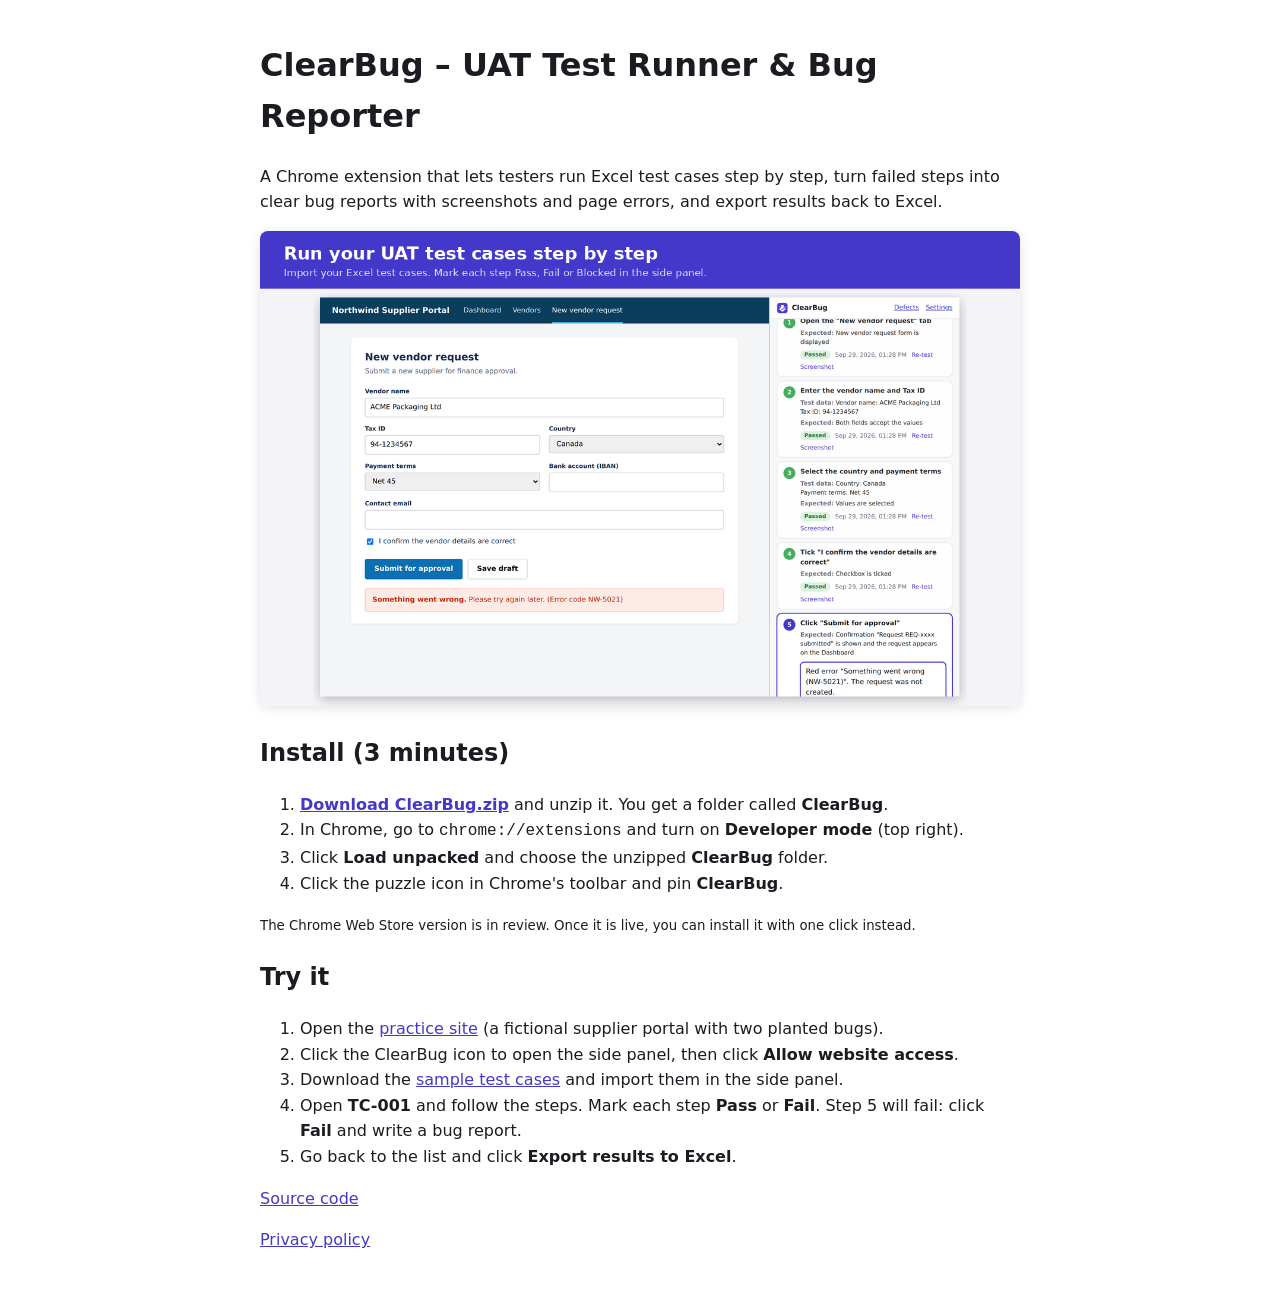
<file: docs/index.html>
<!doctype html>
<html lang="en"><head><meta charset="utf-8"><meta name="viewport" content="width=device-width, initial-scale=1">
<title>ClearBug</title>
<style>body{max-width:760px;margin:40px auto;padding:0 20px;font:16px/1.6 system-ui,-apple-system,"Segoe UI",sans-serif;color:#1b1b22}a{color:#4338ca}img{max-width:100%;border-radius:8px;box-shadow:0 2px 12px rgba(0,0,0,.12)}</style>
</head><body>
<h1>ClearBug – UAT Test Runner &amp; Bug Reporter</h1>
<p>A Chrome extension that lets testers run Excel test cases step by step, turn failed steps into clear bug reports with screenshots and page errors, and export results back to Excel.</p>
<img src="screenshot.png" alt="ClearBug running a test case next to a web page">
<h2>Install (3 minutes)</h2>
<ol>
<li><a href="ClearBug.zip"><b>Download ClearBug.zip</b></a> and unzip it. You get a folder called <b>ClearBug</b>.</li>
<li>In Chrome, go to <code>chrome://extensions</code> and turn on <b>Developer mode</b> (top right).</li>
<li>Click <b>Load unpacked</b> and choose the unzipped <b>ClearBug</b> folder.</li>
<li>Click the puzzle icon in Chrome's toolbar and pin <b>ClearBug</b>.</li>
</ol>
<p><small>The Chrome Web Store version is in review. Once it is live, you can install it with one click instead.</small></p>
<h2>Try it</h2>
<ol>
<li>Open the <a href="demo/vendor-portal.html">practice site</a> (a fictional supplier portal with two planted bugs).</li>
<li>Click the ClearBug icon to open the side panel, then click <b>Allow website access</b>.</li>
<li>Download the <a href="demo/sample-test-cases.xlsx">sample test cases</a> and import them in the side panel.</li>
<li>Open <b>TC-001</b> and follow the steps. Mark each step <b>Pass</b> or <b>Fail</b>. Step 5 will fail: click <b>Fail</b> and write a bug report.</li>
<li>Go back to the list and click <b>Export results to Excel</b>.</li>
</ol>
<p><a href="https://github.com/xfeng25/clearbug">Source code</a></p>
<p><a href="privacy.html">Privacy policy</a></p>
</body></html>
</file>
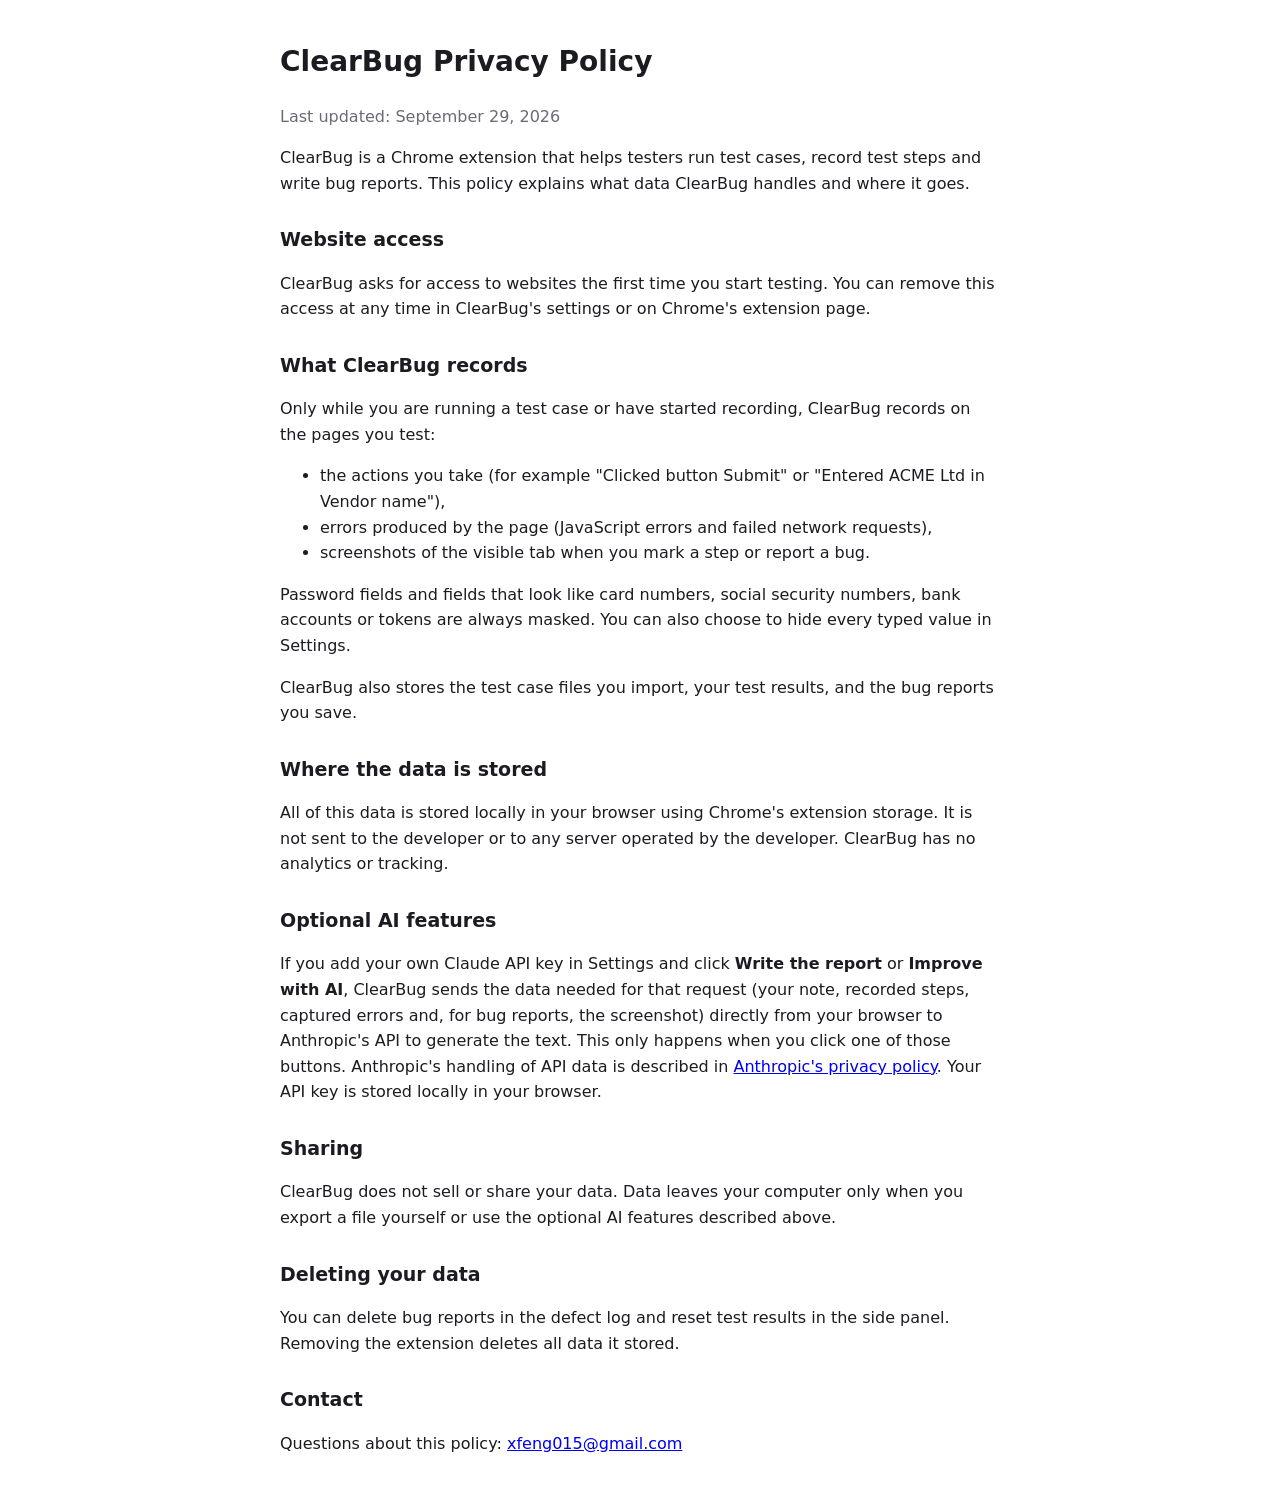
<file: docs/privacy.html>
<!doctype html>
<html lang="en">
<head>
  <meta charset="utf-8">
  <meta name="viewport" content="width=device-width, initial-scale=1">
  <title>ClearBug Privacy Policy</title>
  <style>
    body { max-width: 720px; margin: 40px auto; padding: 0 20px; font: 16px/1.6 system-ui, -apple-system, "Segoe UI", sans-serif; color: #1b1b22; }
    h1 { font-size: 28px; } h2 { font-size: 19px; margin-top: 28px; }
    .muted { color: #6b6b78; }
  </style>
</head>
<body>
  <h1>ClearBug Privacy Policy</h1>
  <p class="muted">Last updated: September 29, 2026</p>

  <p>ClearBug is a Chrome extension that helps testers run test cases, record test steps and write bug reports. This policy explains what data ClearBug handles and where it goes.</p>

  <h2>Website access</h2>
  <p>ClearBug asks for access to websites the first time you start testing. You can remove this access at any time in ClearBug's settings or on Chrome's extension page.</p>

  <h2>What ClearBug records</h2>
  <p>Only while you are running a test case or have started recording, ClearBug records on the pages you test:</p>
  <ul>
    <li>the actions you take (for example "Clicked button Submit" or "Entered ACME Ltd in Vendor name"),</li>
    <li>errors produced by the page (JavaScript errors and failed network requests),</li>
    <li>screenshots of the visible tab when you mark a step or report a bug.</li>
  </ul>
  <p>Password fields and fields that look like card numbers, social security numbers, bank accounts or tokens are always masked. You can also choose to hide every typed value in Settings.</p>
  <p>ClearBug also stores the test case files you import, your test results, and the bug reports you save.</p>

  <h2>Where the data is stored</h2>
  <p>All of this data is stored locally in your browser using Chrome's extension storage. It is not sent to the developer or to any server operated by the developer. ClearBug has no analytics or tracking.</p>

  <h2>Optional AI features</h2>
  <p>If you add your own Claude API key in Settings and click <b>Write the report</b> or <b>Improve with AI</b>, ClearBug sends the data needed for that request (your note, recorded steps, captured errors and, for bug reports, the screenshot) directly from your browser to Anthropic's API to generate the text. This only happens when you click one of those buttons. Anthropic's handling of API data is described in <a href="https://www.anthropic.com/legal/privacy">Anthropic's privacy policy</a>. Your API key is stored locally in your browser.</p>

  <h2>Sharing</h2>
  <p>ClearBug does not sell or share your data. Data leaves your computer only when you export a file yourself or use the optional AI features described above.</p>

  <h2>Deleting your data</h2>
  <p>You can delete bug reports in the defect log and reset test results in the side panel. Removing the extension deletes all data it stored.</p>

  <h2>Contact</h2>
  <p>Questions about this policy: <a href="mailto:xfeng015@gmail.com">xfeng015@gmail.com</a></p>
</body>
</html>
</file>
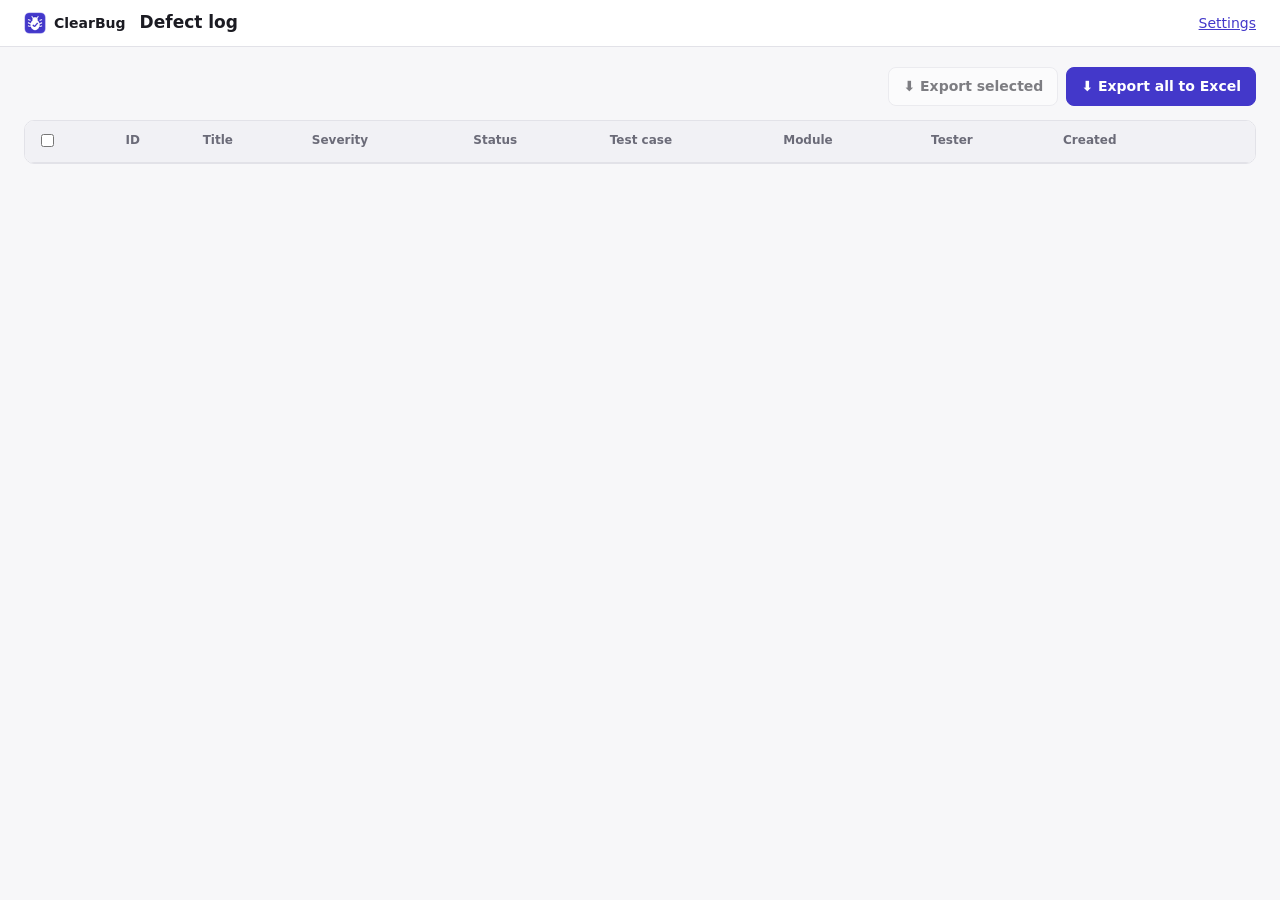
<file: extension/defects.html>
<!doctype html>
<html lang="en">
<head>
  <meta charset="utf-8">
  <meta name="viewport" content="width=device-width, initial-scale=1">
  <title>Defect log · ClearBug</title>
  <link rel="stylesheet" href="styles.css">
  <style>
    header.top { display: flex; align-items: center; justify-content: space-between; gap: 12px; padding: 12px 24px; background: var(--surface); border-bottom: 1px solid var(--border); }
    header.top .left { display: flex; align-items: center; gap: 14px; }
    header.top h1 { font-size: 17px; }
    main { max-width: 1300px; margin: 0 auto; padding: 20px 24px 60px; }
    .bar { display: flex; justify-content: space-between; align-items: center; gap: 12px; margin-bottom: 14px; flex-wrap: wrap; }
    .stats { display: flex; gap: 8px; flex-wrap: wrap; }
    .stat { background: var(--surface); border: 1px solid var(--border); border-radius: 8px; padding: 6px 12px; font-size: 13px; }
    .stat b { font-size: 16px; margin-right: 4px; }
    .table-wrap { overflow-x: auto; background: var(--surface); border: 1px solid var(--border); border-radius: var(--radius); }
    table { width: 100%; border-collapse: collapse; font-size: 13px; }
    th, td { text-align: left; padding: 10px 12px; border-bottom: 1px solid var(--border); vertical-align: top; }
    th { font-size: 12px; color: var(--muted); font-weight: 600; background: var(--surface-2); white-space: nowrap; }
    tr:last-child td { border-bottom: 0; }
    td.id a { font-weight: 700; text-decoration: none; white-space: nowrap; }
    td.title { min-width: 260px; }
    td select { padding: 4px 6px; font-size: 13px; width: auto; }
    .empty { padding: 50px 20px; text-align: center; color: var(--muted); }
    .empty ol { display: inline-block; text-align: left; margin: 10px 0 0; }
  </style>
</head>
<body>
  <header class="top">
    <div class="left">
      <div class="brand"><img src="icons/icon32.png" alt="">ClearBug</div>
      <h1>Defect log</h1>
    </div>
    <a href="options.html">Settings</a>
  </header>
  <main>
    <div class="bar">
      <div class="stats" id="stats"></div>
      <div style="display:flex;gap:8px;flex-wrap:wrap">
        <button id="export-sel" disabled>⬇ Export selected</button>
        <button class="primary" id="export">⬇ Export all to Excel</button>
      </div>
    </div>
    <div class="table-wrap">
      <table>
        <thead>
          <tr><th><input type="checkbox" id="all" title="Select all"></th><th>ID</th><th>Title</th><th>Severity</th><th>Status</th><th>Test case</th><th>Module</th><th>Tester</th><th>Created</th><th></th></tr>
        </thead>
        <tbody id="rows"></tbody>
      </table>
      <div class="empty hidden" id="empty">
        <b>No defects yet.</b>
        <ol>
          <li>Click the ClearBug button to open the side panel.</li>
          <li>Import your test cases and mark each step Pass or Fail.</li>
          <li>A failed step opens a bug report. You can also press Alt+Shift+B anytime.</li>
        </ol>
      </div>
    </div>
  </main>
  <script src="lib/exceljs.min.js"></script>
  <script type="module" src="defects.js"></script>
</body>
</html>
</file>
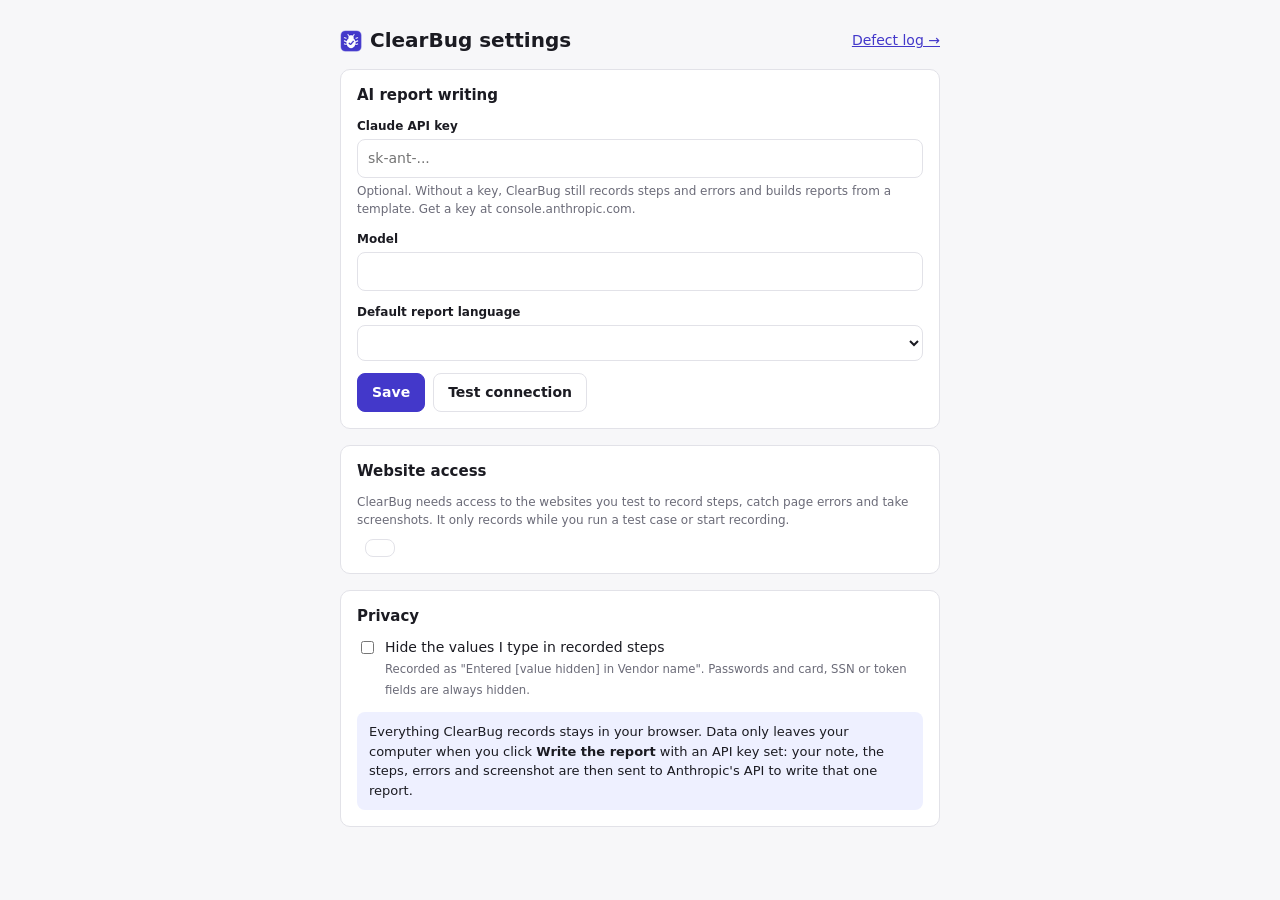
<file: extension/options.html>
<!doctype html>
<html lang="en">
<head>
  <meta charset="utf-8">
  <meta name="viewport" content="width=device-width, initial-scale=1">
  <title>Settings · ClearBug</title>
  <link rel="stylesheet" href="styles.css">
  <style>
    main { max-width: 640px; margin: 0 auto; padding: 28px 20px 60px; display: flex; flex-direction: column; gap: 16px; }
    .head { display: flex; align-items: center; justify-content: space-between; }
    .card h2 { margin-bottom: 12px; }
    .row { display: flex; gap: 8px; align-items: center; flex-wrap: wrap; }
    .check { display: flex; gap: 8px; align-items: flex-start; }
    .check input { margin-top: 4px; }
    #test-result { font-size: 13px; }
  </style>
</head>
<body>
  <main>
    <div class="head">
      <div class="brand"><img src="icons/icon32.png" alt=""><h1>ClearBug settings</h1></div>
      <a href="defects.html">Defect log →</a>
    </div>

    <section class="card">
      <h2>AI report writing</h2>
      <label class="field">
        <span>Claude API key</span>
        <input type="password" id="apiKey" placeholder="sk-ant-..." autocomplete="off">
        <small>Optional. Without a key, ClearBug still records steps and errors and builds reports from a template. Get a key at console.anthropic.com.</small>
      </label>
      <label class="field">
        <span>Model</span>
        <input type="text" id="model">
      </label>
      <label class="field">
        <span>Default report language</span>
        <select id="language"></select>
      </label>
      <div class="row">
        <button class="primary" id="save">Save</button>
        <button id="test">Test connection</button>
        <span id="test-result"></span>
      </div>
    </section>

    <section class="card">
      <h2>Website access</h2>
      <p class="muted small" style="margin:0 0 10px">ClearBug needs access to the websites you test to record steps, catch page errors and take screenshots. It only records while you run a test case or start recording.</p>
      <div class="row"><span id="access-state"></span><button id="access-btn"></button></div>
    </section>

    <section class="card">
      <h2>Privacy</h2>
      <label class="check">
        <input type="checkbox" id="maskInputs">
        <span>Hide the values I type in recorded steps<br><small class="muted">Recorded as "Entered [value hidden] in Vendor name". Passwords and card, SSN or token fields are always hidden.</small></span>
      </label>
      <div class="callout info" style="margin-top:12px">
        Everything ClearBug records stays in your browser. Data only leaves your computer when you click
        <b>Write the report</b> with an API key set: your note, the steps, errors and screenshot are then sent to Anthropic's API to write that one report.
      </div>
    </section>
  </main>
  <script type="module" src="options.js"></script>
</body>
</html>
</file>
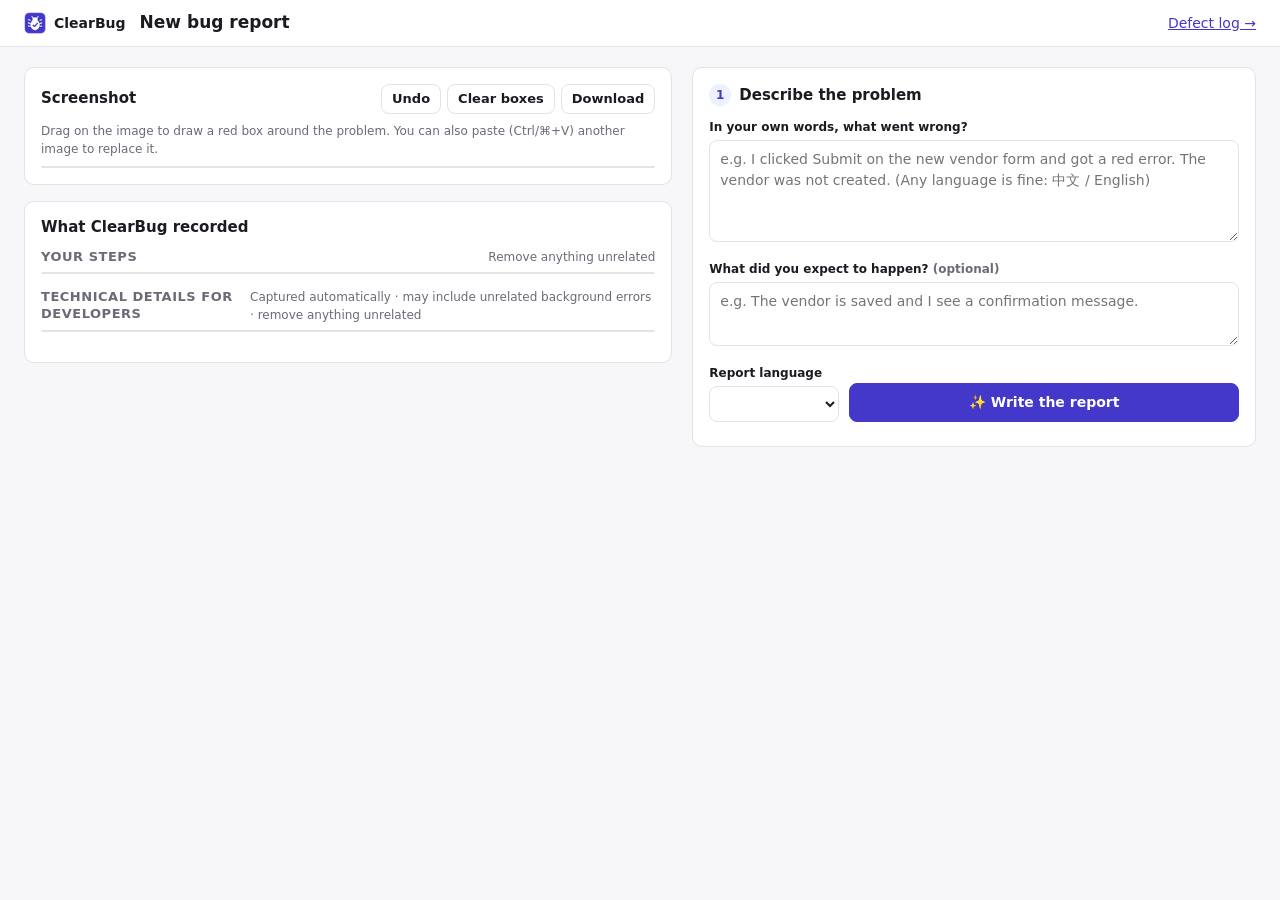
<file: extension/report.html>
<!doctype html>
<html lang="en">
<head>
  <meta charset="utf-8">
  <meta name="viewport" content="width=device-width, initial-scale=1">
  <title>Bug report · ClearBug</title>
  <link rel="stylesheet" href="styles.css">
  <style>
    header.top { display: flex; align-items: center; justify-content: space-between; gap: 12px; padding: 12px 24px; background: var(--surface); border-bottom: 1px solid var(--border); position: sticky; top: 0; z-index: 10; }
    header.top .left { display: flex; align-items: center; gap: 14px; }
    header.top h1 { font-size: 17px; }
    main { display: grid; grid-template-columns: minmax(0, 1.15fr) minmax(360px, 1fr); gap: 20px; padding: 20px 24px 60px; max-width: 1500px; margin: 0 auto; }
    @media (max-width: 960px) { main { grid-template-columns: 1fr; padding: 16px; } }
    .col { display: flex; flex-direction: column; gap: 16px; min-width: 0; }
    .card h2 { margin-bottom: 12px; display: flex; align-items: center; gap: 8px; }
    .num { display: inline-grid; place-items: center; width: 22px; height: 22px; border-radius: 50%; background: var(--primary-soft); color: var(--primary); font-size: 12px; }

    .shot-wrap { position: relative; border: 1px solid var(--border); border-radius: 8px; overflow: hidden; background: var(--surface-2); }
    canvas#shot { display: block; width: 100%; height: auto; cursor: crosshair; touch-action: none; }
    .shot-empty { padding: 50px 20px; text-align: center; color: var(--muted); }
    .toolbar { display: flex; align-items: center; justify-content: space-between; gap: 8px; margin-bottom: 8px; flex-wrap: wrap; }
    .toolbar .btns { display: flex; gap: 6px; }
    .toolbar button { padding: 4px 10px; font-size: 13px; }

    ul.ctx { list-style: none; margin: 0 0 14px; padding: 0; border: 1px solid var(--border); border-radius: 8px; max-height: 280px; overflow: auto; }
    ul.ctx li { display: flex; align-items: flex-start; gap: 8px; padding: 6px 8px 6px 10px; border-bottom: 1px solid var(--border); font-size: 13px; }
    ul.ctx li:last-child { border-bottom: 0; }
    ul.ctx li .n { color: var(--muted); min-width: 20px; font-variant-numeric: tabular-nums; }
    ul.ctx li .t { flex: 1; overflow-wrap: anywhere; }
    ul.ctx li.err .t { color: var(--danger); font-family: ui-monospace, Menlo, Consolas, monospace; font-size: 12px; }
    ul.ctx li.empty { color: var(--muted); }
    .ctx-head { display: flex; justify-content: space-between; align-items: baseline; margin-bottom: 6px; }

    .grid2 { display: grid; grid-template-columns: 1fr 150px; gap: 10px; }
    #steps { font-family: inherit; min-height: 140px; }
    .actions { display: flex; flex-wrap: wrap; gap: 8px; margin-top: 4px; }
    .actions button { flex: 1 1 auto; }
    .meta { font-size: 12px; color: var(--muted); display: grid; grid-template-columns: auto 1fr; gap: 2px 10px; }
    .meta b { font-weight: 600; color: var(--text); }
    .meta span { overflow-wrap: anywhere; }
    .ai-note { font-size: 12px; color: var(--muted); margin: -4px 0 12px; }
    #missing { margin-bottom: 12px; }
    .gen-row { display: flex; gap: 10px; align-items: flex-end; }
    .gen-row label.field { flex: 0 0 130px; margin-bottom: 0; }
    .gen-row button { flex: 1; }
    #print-view { display: none; }
    @media print {
      body { background: #fff; color: #000; }
      body > *:not(#print-view) { display: none !important; }
      #print-view { display: block; font-size: 12px; color: #000; }
      #print-view h1 { font-size: 18px; margin: 0 0 4px; }
      #print-view .pid { color: #555; font-weight: 700; }
      #print-view table.m { border-collapse: collapse; margin: 10px 0 14px; width: 100%; }
      #print-view table.m td { border: 1px solid #ccc; padding: 4px 8px; vertical-align: top; }
      #print-view table.m td:first-child { width: 130px; font-weight: 600; background: #f4f4f6; }
      #print-view h2 { font-size: 13px; margin: 14px 0 4px; }
      #print-view ol { margin: 0; padding-left: 20px; }
      #print-view p { margin: 0; white-space: pre-wrap; }
      #print-view .err { font-family: ui-monospace, Menlo, Consolas, monospace; font-size: 11px; color: #a1261b; }
      #print-view img { max-width: 100%; border: 1px solid #ccc; margin-top: 6px; page-break-inside: avoid; }
      #print-view .foot { margin-top: 14px; color: #777; font-size: 10px; }
    }
  </style>
</head>
<body>
  <header class="top">
    <div class="left">
      <div class="brand"><img src="icons/icon32.png" alt="">ClearBug</div>
      <h1 id="heading">New bug report</h1>
      <span id="saved-badge" class="hidden"></span>
    </div>
    <a href="defects.html">Defect log →</a>
  </header>

  <main>
    <div class="col">
      <section class="card">
        <div class="toolbar">
          <h2 style="margin:0">Screenshot</h2>
          <div class="btns">
            <button id="undo" title="Remove last box">Undo</button>
            <button id="clear-boxes">Clear boxes</button>
            <button id="dl-shot">Download</button>
          </div>
        </div>
        <p class="muted small" style="margin:0 0 8px">Drag on the image to draw a red box around the problem. You can also paste (Ctrl/⌘+V) another image to replace it.</p>
        <div class="shot-wrap">
          <canvas id="shot" class="hidden"></canvas>
          <div id="shot-empty" class="shot-empty hidden">No screenshot. Chrome doesn't allow captures on some pages.<br>Paste an image here with Ctrl/⌘+V.</div>
        </div>
      </section>

      <section class="card">
        <h2>What ClearBug recorded</h2>
        <div class="ctx-head"><h3>Your steps</h3><span class="muted small">Remove anything unrelated</span></div>
        <ul class="ctx" id="rec-steps"></ul>
        <div class="ctx-head"><h3>Technical details for developers</h3><span class="muted small">Captured automatically · may include unrelated background errors · remove anything unrelated</span></div>
        <ul class="ctx" id="rec-errors"></ul>
        <div class="meta" id="meta"></div>
      </section>
    </div>

    <div class="col">
      <section class="card">
        <h2><span class="num">1</span>Describe the problem</h2>
        <div id="tc-link" class="callout info hidden" style="margin-bottom:12px"></div>
        <label class="field">
          <span>In your own words, what went wrong?</span>
          <textarea id="description" rows="4" placeholder="e.g. I clicked Submit on the new vendor form and got a red error. The vendor was not created. (Any language is fine: 中文 / English)"></textarea>
        </label>
        <label class="field">
          <span>What did you expect to happen? <span class="muted">(optional)</span></span>
          <textarea id="expected-input" rows="2" placeholder="e.g. The vendor is saved and I see a confirmation message."></textarea>
        </label>
        <div class="gen-row">
          <label class="field"><span>Report language</span><select id="language"></select></label>
          <button class="primary" id="generate">✨ Write the report</button>
        </div>
        <p class="muted small" id="gen-hint" style="margin:8px 0 0"></p>
        <div id="gen-error" class="callout error hidden" style="margin-top:10px"></div>
      </section>

      <section class="card hidden" id="report-card">
        <h2><span class="num">2</span>Review and save</h2>
        <p class="ai-note" id="ai-note"></p>
        <div id="missing" class="callout warn hidden"></div>
        <label class="field"><span>Title</span><input type="text" id="title"></label>
        <div class="grid2">
          <label class="field"><span>Why this severity</span><input type="text" id="severity-reason"></label>
          <label class="field"><span>Severity</span><select id="severity"></select></label>
        </div>
        <label class="field"><span>Steps to reproduce</span><textarea id="steps" rows="7"></textarea><small>One step per line.</small></label>
        <label class="field"><span>Expected result</span><textarea id="expected" rows="2"></textarea></label>
        <label class="field"><span>Actual result</span><textarea id="actual" rows="3"></textarea></label>
        <div class="actions">
          <button class="primary" id="save">Save to defect log</button>
          <button class="primary hidden" id="save-back">Save & back to testing</button>
        </div>
        <h3 style="margin:16px 0 8px">Share this bug</h3>
        <div class="actions">
          <button id="export-pdf">⬇ PDF</button>
          <button id="export-xlsx">⬇ Excel</button>
          <button id="copy">Copy text</button>
        </div>
        <p class="muted small" style="margin:8px 0 0">PDF and Excel include the report and the screenshot in one file. "Copy text" is for pasting into Jira, Teams or email.</p>
      </section>
    </div>
  </main>

  <!-- Only visible when printing / saving as PDF -->
  <div id="print-view"></div>

  <script src="lib/exceljs.min.js"></script>
  <script type="module" src="report.js"></script>
</body>
</html>
</file>
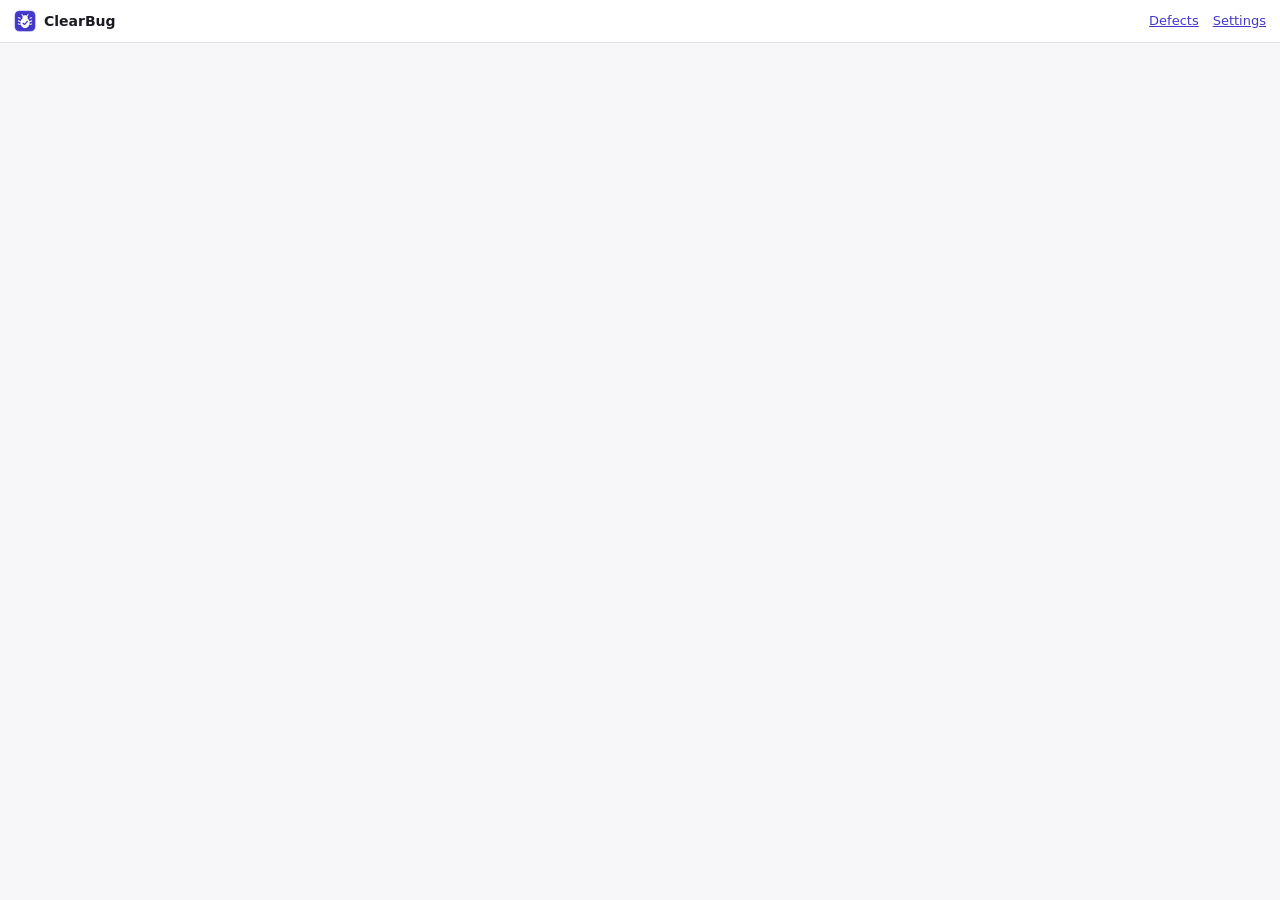
<file: extension/sidepanel.html>
<!doctype html>
<html lang="en">
<head>
  <meta charset="utf-8">
  <meta name="viewport" content="width=device-width, initial-scale=1">
  <title>ClearBug</title>
  <link rel="stylesheet" href="styles.css">
  <link rel="stylesheet" href="sidepanel.css">
</head>
<body>
  <header class="sp-head">
    <div class="brand"><img src="icons/icon32.png" alt="">ClearBug</div>
    <nav>
      <a href="defects.html" target="_blank" id="nav-defects">Defects</a>
      <a href="#" id="nav-settings">Settings</a>
    </nav>
  </header>

  <div id="recbar" class="recbar hidden">
    <span class="rec-dot"></span>
    <span id="rec-text">Recording your test steps</span>
    <button class="link" data-action="stop-recording">Stop</button>
  </div>

  <div id="access" class="access hidden"></div>
  <main id="app"></main>

  <input type="file" id="file" accept=".xlsx,.csv,.tsv,.txt" hidden>
  <script src="lib/exceljs.min.js"></script>
  <script type="module" src="sidepanel.js"></script>
</body>
</html>
</file>
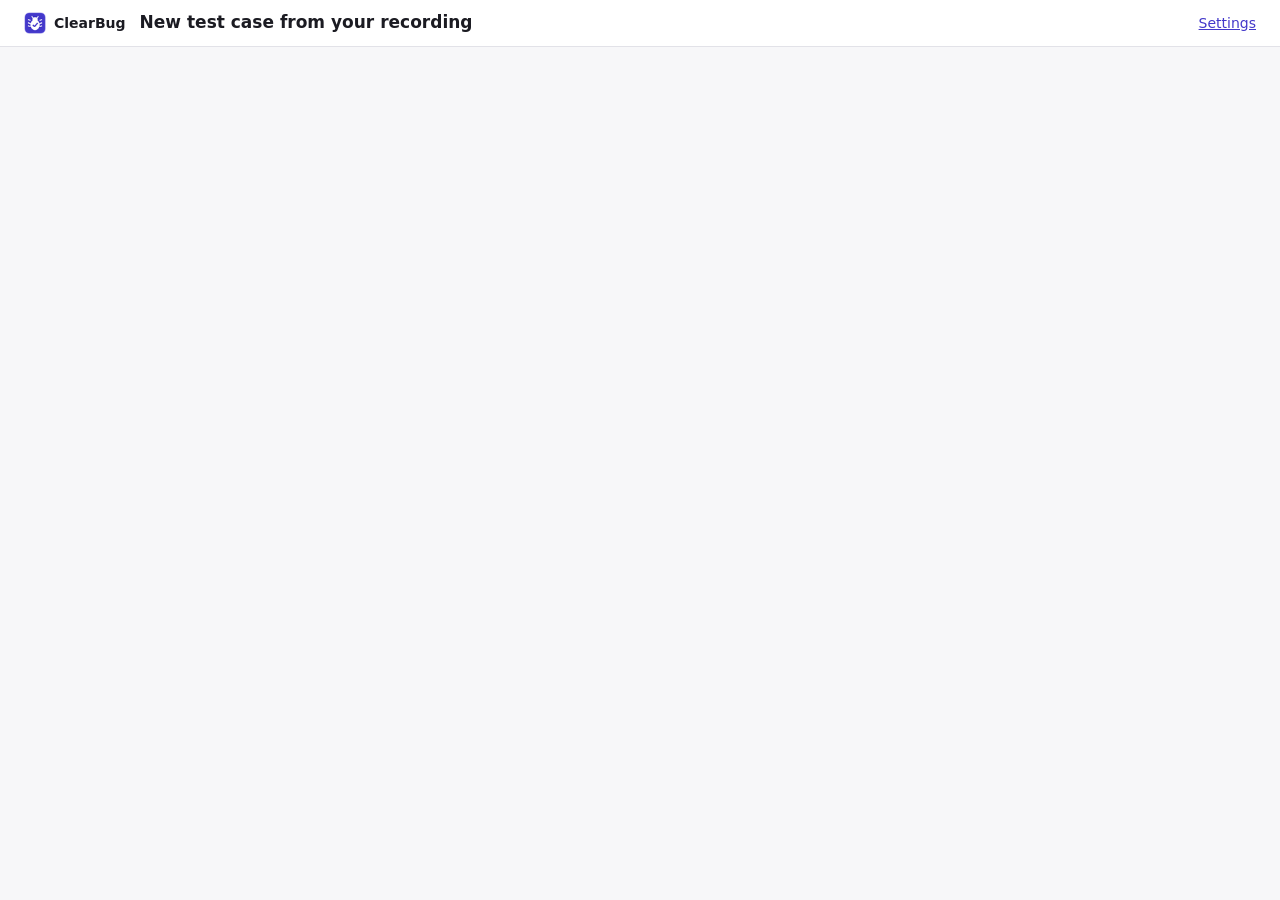
<file: extension/testcase.html>
<!doctype html>
<html lang="en">
<head>
  <meta charset="utf-8">
  <meta name="viewport" content="width=device-width, initial-scale=1">
  <title>New test case · ClearBug</title>
  <link rel="stylesheet" href="styles.css">
  <style>
    header.top { display: flex; align-items: center; justify-content: space-between; gap: 12px; padding: 12px 24px; background: var(--surface); border-bottom: 1px solid var(--border); position: sticky; top: 0; z-index: 10; }
    header.top .left { display: flex; align-items: center; gap: 14px; }
    header.top h1 { font-size: 17px; }
    main { max-width: 1200px; margin: 0 auto; padding: 20px 24px 80px; display: flex; flex-direction: column; gap: 16px; }
    .card h2 { margin-bottom: 4px; }
    .card > p { margin: 0 0 14px; color: var(--muted); font-size: 13px; }
    .meta { display: grid; grid-template-columns: 160px 1fr 1fr; gap: 0 12px; }
    .meta .wide { grid-column: 1 / -1; }
    @media (max-width: 800px) { .meta { grid-template-columns: 1fr; } main { padding: 16px; } }
    .toolbar { display: flex; flex-wrap: wrap; gap: 8px; align-items: center; justify-content: space-between; margin-bottom: 12px; }
    .table-wrap { overflow-x: auto; }
    table { width: 100%; border-collapse: collapse; min-width: 760px; }
    th { text-align: left; font-size: 12px; color: var(--muted); font-weight: 600; padding: 6px; border-bottom: 1px solid var(--border); }
    td { padding: 6px; vertical-align: top; border-bottom: 1px solid var(--border); }
    td.n { width: 34px; font-weight: 700; color: var(--muted); padding-top: 14px; text-align: center; }
    td textarea { min-height: 58px; font-size: 13px; }
    td.x { width: 64px; white-space: nowrap; padding-top: 10px; }
    td.x button { padding: 2px 6px; }
    tr.empty-exp textarea[data-k="expected"] { border-color: var(--warn-border); background: var(--warn-soft); }
    .actions { display: flex; flex-wrap: wrap; gap: 8px; }
    details.rec summary { cursor: pointer; font-weight: 600; }
    details.rec ol { margin: 10px 0 0; padding-left: 22px; font-size: 13px; }
    details.rec li.err { color: var(--danger); font-family: ui-monospace, Menlo, Consolas, monospace; font-size: 12px; }
    #notes { margin-bottom: 12px; }
  </style>
</head>
<body>
  <header class="top">
    <div class="left">
      <div class="brand"><img src="icons/icon32.png" alt="">ClearBug</div>
      <h1>New test case from your recording</h1>
    </div>
    <a href="options.html" target="_blank">Settings</a>
  </header>

  <main>
    <div id="empty" class="card hidden">
      <h2>Nothing recorded yet</h2>
      <p>Open the ClearBug side panel, click <b>Start recording</b>, go through the process once in the system, then click <b>Save my steps as a test case</b>.</p>
    </div>

    <div id="builder" class="hidden" style="display:contents">
      <section class="card">
        <h2>Test case details</h2>
        <p>ClearBug turned your recording into the steps below. Check them, fill in the expected results, then add the test case to your list or download it as Excel.</p>
        <div class="meta">
          <label class="field"><span>Test case ID</span><input type="text" id="tc-id"></label>
          <label class="field"><span>Module / area</span><input type="text" id="tc-module" placeholder="e.g. Vendor onboarding"></label>
          <label class="field"><span>Scenario</span><input type="text" id="tc-title"></label>
          <label class="field wide"><span>Precondition <span class="muted">(optional)</span></span><input type="text" id="tc-pre" placeholder="e.g. Logged in as a requester"></label>
        </div>
      </section>

      <section class="card">
        <div class="toolbar">
          <h2 style="margin:0">Steps</h2>
          <div class="actions">
            <select id="language" style="width:auto"></select>
            <button id="ai">✨ Improve with AI</button>
          </div>
        </div>
        <div id="ai-error" class="callout error hidden" style="margin-bottom:12px"></div>
        <div id="notes" class="callout warn hidden"></div>
        <div class="table-wrap">
          <table>
            <thead><tr><th>#</th><th>Test step</th><th>Test data</th><th>Expected result</th><th></th></tr></thead>
            <tbody id="rows"></tbody>
          </table>
        </div>
        <div style="margin-top:10px"><button id="add-step">+ Add step</button></div>
        <p class="muted small" id="exp-hint" style="margin:10px 0 0"></p>
      </section>

      <section class="card">
        <details class="rec">
          <summary>What ClearBug recorded (<span id="rec-count"></span>)</summary>
          <ol id="rec-list"></ol>
        </details>
      </section>

      <section class="card">
        <div class="actions">
          <button class="primary" id="add-suite">Add to my test cases</button>
          <button id="download">⬇ Download as Excel</button>
        </div>
        <p class="muted small" id="suite-hint" style="margin:10px 0 0"></p>
      </section>
    </div>
  </main>

  <script src="lib/exceljs.min.js"></script>
  <script type="module" src="testcase.js"></script>
</body>
</html>
</file>
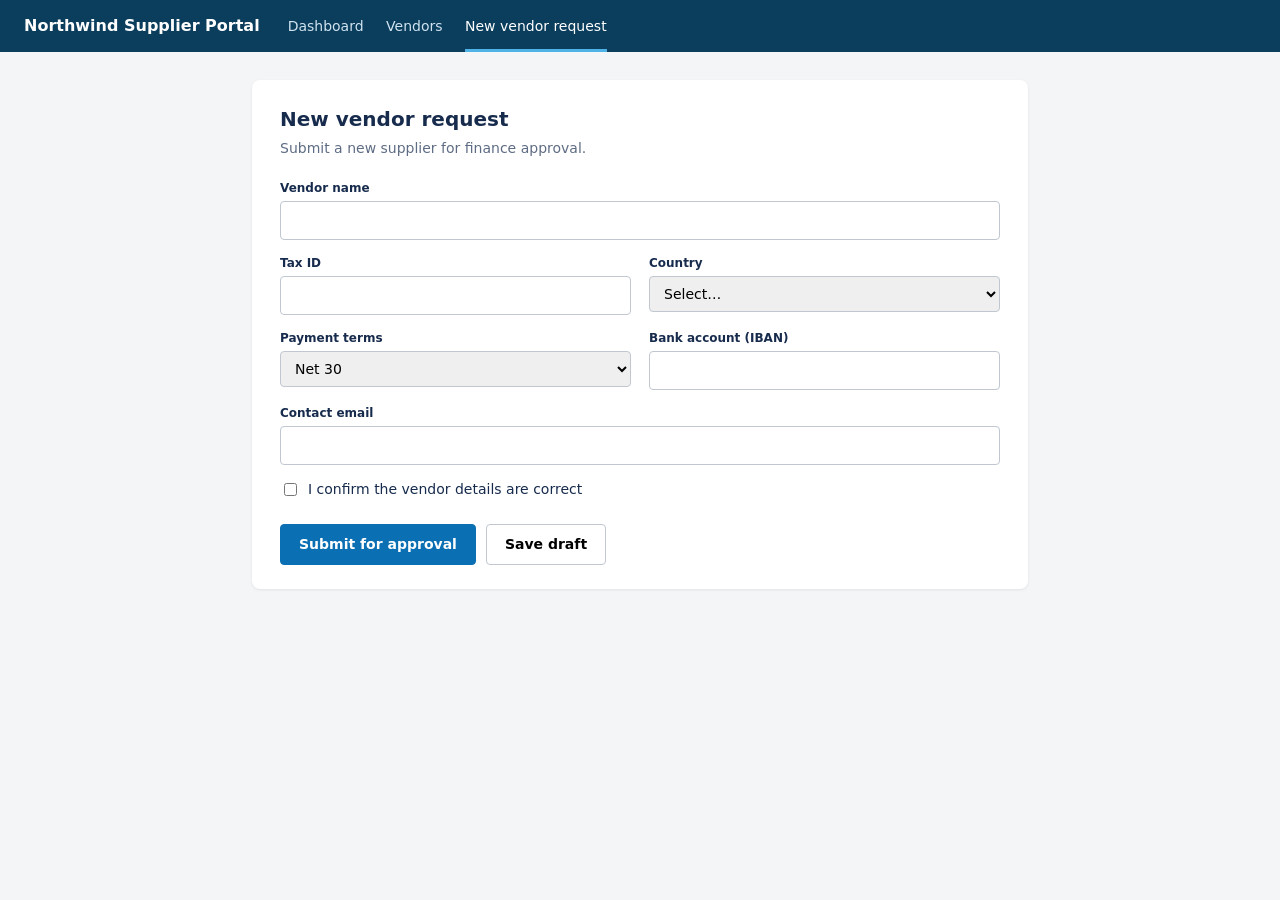
<file: docs/demo/vendor-portal.html>
<!doctype html>
<html lang="en">
<head>
  <meta charset="utf-8">
  <meta name="viewport" content="width=device-width, initial-scale=1">
  <title>Northwind Supplier Portal – New Vendor Request</title>
  <!-- A deliberately buggy demo app for trying ClearBug. Fictional company. -->
  <style>
    body { margin: 0; font: 14px/1.5 system-ui, sans-serif; background: #f4f5f7; color: #172b4d; }
    header { background: #0b3d5c; color: #fff; padding: 0 24px; display: flex; align-items: center; gap: 28px; height: 52px; }
    header b { font-size: 16px; }
    nav a { color: #cfe3f0; text-decoration: none; margin-right: 18px; padding: 15px 0; }
    nav a.active { color: #fff; border-bottom: 3px solid #4fb3e8; }
    main { max-width: 720px; margin: 28px auto; background: #fff; border-radius: 8px; padding: 24px 28px; box-shadow: 0 1px 3px rgba(0,0,0,.08); }
    h1 { font-size: 20px; margin: 0 0 4px; }
    p.sub { color: #5e6c84; margin: 0 0 20px; }
    .grid { display: grid; grid-template-columns: 1fr 1fr; gap: 14px 18px; }
    label { font-size: 12px; font-weight: 600; display: block; margin-bottom: 4px; }
    input, select { width: 100%; box-sizing: border-box; padding: 8px 10px; border: 1px solid #c1c7d0; border-radius: 4px; font: inherit; }
    .full { grid-column: 1 / -1; }
    .check { display: flex; gap: 8px; align-items: center; font-weight: 400; font-size: 14px; }
    .check input { width: auto; }
    .actions { margin-top: 20px; display: flex; gap: 10px; }
    button { padding: 9px 18px; border-radius: 4px; border: 1px solid #c1c7d0; background: #fff; font: inherit; font-weight: 600; cursor: pointer; }
    button.primary { background: #0b6fb3; color: #fff; border-color: #0b6fb3; }
    .banner { margin-top: 18px; padding: 12px 14px; border-radius: 4px; }
    .banner.err { background: #ffebe6; color: #bf2600; border: 1px solid #ffbdad; }
    .banner.ok { background: #e3fcef; color: #006644; }
    .view { display: none; } .view.on { display: block; }
    table { width: 100%; border-collapse: collapse; } td, th { text-align: left; padding: 8px; border-bottom: 1px solid #eee; }
  </style>
</head>
<body>
  <header>
    <b>Northwind Supplier Portal</b>
    <nav>
      <a href="#" data-view="dashboard">Dashboard</a>
      <a href="#" data-view="vendors">Vendors</a>
      <a href="#" data-view="new" class="active">New vendor request</a>
    </nav>
  </header>

  <main>
    <section class="view" id="view-dashboard">
      <h1>Dashboard</h1>
      <p class="sub">3 requests waiting for your approval.</p>
    </section>

    <section class="view" id="view-vendors">
      <h1>Vendors</h1>
      <table><tr><th>Vendor</th><th>Country</th><th>Status</th></tr>
        <tr><td>Harbor Freight Co.</td><td>United States</td><td>Active</td></tr>
        <tr><td>Kyoto Paper Works</td><td>Japan</td><td>Pending</td></tr>
      </table>
    </section>

    <section class="view on" id="view-new">
      <h1>New vendor request</h1>
      <p class="sub">Submit a new supplier for finance approval.</p>
      <form id="vendor-form">
        <div class="grid">
          <div class="full"><label for="vendor_name">Vendor name</label><input id="vendor_name" name="vendor_name" required></div>
          <div><label for="tax_id">Tax ID</label><input id="tax_id" name="tax_id"></div>
          <div><label for="country">Country</label>
            <select id="country" name="country">
              <option value="">Select…</option><option>United States</option><option>Canada</option><option>China</option><option>Japan</option>
            </select></div>
          <div><label for="payment_terms">Payment terms</label>
            <select id="payment_terms" name="payment_terms"><option>Net 30</option><option>Net 45</option><option>Net 60</option></select></div>
          <div><label for="iban">Bank account (IBAN)</label><input id="iban" name="iban"></div>
          <div class="full"><label for="contact_email">Contact email</label><input id="contact_email" name="contact_email" type="email"></div>
          <div class="full"><label class="check"><input type="checkbox" id="confirm" name="confirm"> I confirm the vendor details are correct</label></div>
        </div>
        <div class="actions">
          <button type="submit" class="primary">Submit for approval</button>
          <button type="button" id="save-draft">Save draft</button>
        </div>
      </form>
      <div id="result"></div>
    </section>
  </main>

  <script>
    // Simple single-page navigation (ClearBug records these route changes)
    document.querySelectorAll('nav a').forEach((a) => a.addEventListener('click', (e) => {
      e.preventDefault();
      const v = a.dataset.view;
      document.querySelectorAll('nav a').forEach((x) => x.classList.toggle('active', x === a));
      document.querySelectorAll('.view').forEach((x) => x.classList.toggle('on', x.id === 'view-' + v));
      history.pushState({}, '', '#/' + v);
      document.title = 'Northwind Supplier Portal – ' + a.textContent;
    }));

    // BUG 1: submitting calls an API that fails, and the page crashes on the response
    document.getElementById('vendor-form').addEventListener('submit', async (e) => {
      e.preventDefault();
      const out = document.getElementById('result');
      out.innerHTML = '';
      try {
        const res = await fetch('api/vendors', { method: 'POST', body: new FormData(e.target) });
        const data = await res.json();
        out.innerHTML = '<div class="banner ok">Request ' + data.requestId + ' submitted.</div>';
      } catch (err) {
        console.error('Vendor request failed:', err);
        out.innerHTML = '<div class="banner err"><b>Something went wrong.</b> Please try again later. (Error code NW-5021)</div>';
      }
    });

    // BUG 2: "Save draft" throws a script error and nothing happens on screen
    document.getElementById('save-draft').addEventListener('click', () => {
      const draft = JSON.parse(localStorage.getItem('nw-draft'));
      draft.savedAt = new Date().toISOString();
    });
  </script>
</body>
</html>
</file>
<file: extension/styles.css>
:root {
  --bg: #f7f7f9;
  --surface: #ffffff;
  --surface-2: #f1f1f5;
  --text: #1b1b22;
  --muted: #6b6b78;
  --border: #e2e2e8;
  --primary: #4338ca;
  --primary-hover: #3730a3;
  --primary-soft: #eef0ff;
  --danger: #d93025;
  --danger-soft: #fdecea;
  --warn-soft: #fff6db;
  --warn-border: #f0d78a;
  --ok: #188038;
  --radius: 10px;
  --sev-critical: #b3261e;
  --sev-high: #e8710a;
  --sev-medium: #c99400;
  --sev-low: #5f6368;
  color-scheme: light;
}

@media (prefers-color-scheme: dark) {
  :root {
    --bg: #16161b;
    --surface: #1f1f26;
    --surface-2: #2a2a33;
    --text: #ececf1;
    --muted: #a0a0ad;
    --border: #34343f;
    --primary: #8b8cf8;
    --primary-hover: #a5a6fb;
    --primary-soft: #2a2a4a;
    --danger: #f28b82;
    --danger-soft: #3a2220;
    --warn-soft: #3a3320;
    --warn-border: #6b5a22;
    --ok: #81c995;
    color-scheme: dark;
  }
}

* { box-sizing: border-box; }

body {
  margin: 0;
  background: var(--bg);
  color: var(--text);
  font: 14px/1.5 system-ui, -apple-system, "Segoe UI", Roboto, "PingFang SC", "Microsoft YaHei", sans-serif;
}

h1, h2, h3 { margin: 0; line-height: 1.25; }
h1 { font-size: 20px; }
h2 { font-size: 15px; }
h3 { font-size: 13px; text-transform: uppercase; letter-spacing: .04em; color: var(--muted); }

a { color: var(--primary); }

.brand { display: flex; align-items: center; gap: 8px; font-weight: 650; }
.brand img { width: 22px; height: 22px; }

.muted { color: var(--muted); }
.small { font-size: 12px; }
.hidden { display: none !important; }

label.field { display: block; margin-bottom: 12px; }
label.field > span { display: block; font-size: 12px; font-weight: 600; margin-bottom: 4px; }
label.field > small { display: block; color: var(--muted); font-size: 12px; margin-top: 4px; }

input[type=text], input[type=password], textarea, select {
  width: 100%;
  font: inherit;
  color: var(--text);
  background: var(--surface);
  border: 1px solid var(--border);
  border-radius: 8px;
  padding: 8px 10px;
}
textarea { resize: vertical; min-height: 64px; }
input:focus, textarea:focus, select:focus { outline: 2px solid var(--primary); outline-offset: -1px; border-color: transparent; }

button {
  font: inherit;
  font-weight: 600;
  border-radius: 8px;
  border: 1px solid var(--border);
  background: var(--surface);
  color: var(--text);
  padding: 8px 14px;
  cursor: pointer;
}
button:hover { background: var(--surface-2); }
button:disabled { opacity: .55; cursor: default; }
button.primary { background: var(--primary); color: #fff; border-color: var(--primary); }
button.primary:hover { background: var(--primary-hover); }
button.danger { color: var(--danger); }
button.big { width: 100%; padding: 11px 14px; font-size: 15px; }
button.link { border: 0; background: none; color: var(--primary); padding: 0; font-weight: 500; }
button.icon { padding: 2px 8px; font-weight: 500; color: var(--muted); border: 0; background: none; }
button.icon:hover { color: var(--danger); }

.card {
  background: var(--surface);
  border: 1px solid var(--border);
  border-radius: var(--radius);
  padding: 16px;
}

.callout { border-radius: 8px; padding: 10px 12px; font-size: 13px; }
.callout.warn { background: var(--warn-soft); border: 1px solid var(--warn-border); }
.callout.info { background: var(--primary-soft); }
.callout.error { background: var(--danger-soft); color: var(--danger); }
.callout ul { margin: 4px 0 0; padding-left: 18px; }

.sev { display: inline-block; font-size: 12px; font-weight: 700; padding: 1px 8px; border-radius: 999px; color: #fff; }
.sev.Critical { background: var(--sev-critical); }
.sev.High { background: var(--sev-high); }
.sev.Medium { background: var(--sev-medium); }
.sev.Low { background: var(--sev-low); }

.rec-dot { display: inline-block; width: 9px; height: 9px; border-radius: 50%; background: var(--danger); animation: pulse 1.4s infinite; }
@keyframes pulse { 50% { opacity: .35; } }

.toast {
  position: fixed; bottom: 20px; left: 50%; transform: translateX(-50%);
  background: var(--text); color: var(--bg); padding: 9px 16px; border-radius: 8px;
  font-size: 13px; z-index: 50; box-shadow: 0 4px 16px rgba(0,0,0,.2);
}

.spinner {
  display: inline-block; width: 14px; height: 14px; vertical-align: -2px; margin-right: 6px;
  border: 2px solid currentColor; border-right-color: transparent; border-radius: 50%;
  animation: spin .8s linear infinite;
}
@keyframes spin { to { transform: rotate(360deg); } }
</file>
<file: extension/sidepanel.css>
body { min-width: 300px; }
.sp-head { display: flex; align-items: center; justify-content: space-between; padding: 10px 14px; background: var(--surface); border-bottom: 1px solid var(--border); position: sticky; top: 0; z-index: 5; }
.sp-head nav { display: flex; gap: 14px; font-size: 13px; }
.recbar { display: flex; align-items: center; gap: 8px; padding: 7px 14px; background: var(--danger-soft); font-size: 12px; font-weight: 600; }
.recbar #rec-text { flex: 1; }
main { padding: 14px; display: flex; flex-direction: column; gap: 14px; }
.card h2 { margin-bottom: 6px; }
.card p { margin: 0 0 12px; color: var(--muted); font-size: 13px; }
.stack { display: flex; flex-direction: column; gap: 8px; }
.row { display: flex; gap: 8px; }
.row > * { flex: 1; }
.back { font-size: 13px; }

/* status colors */
.st { display: inline-block; font-size: 11px; font-weight: 700; padding: 1px 8px; border-radius: 999px; white-space: nowrap; }
.st.Passed, .st.Pass { background: #d9f2e0; color: #146c2e; }
.st.Failed, .st.Fail { background: #fbd9d7; color: #a1261b; }
.st.Blocked { background: #ffefc7; color: #7a5a00; }
.st.In-progress { background: #e3e8ff; color: #3730a3; }
.st.Not-run { background: var(--surface-2); color: var(--muted); }
@media (prefers-color-scheme: dark) {
  .st.Passed, .st.Pass { background: #1e3a28; color: #81c995; }
  .st.Failed, .st.Fail { background: #3a2220; color: #f28b82; }
  .st.Blocked { background: #3a3320; color: #fdd663; }
  .st.In-progress { background: #2a2a4a; color: #a5a6fb; }
}

/* progress */
.progress { display: flex; height: 8px; border-radius: 999px; overflow: hidden; background: var(--surface-2); margin: 10px 0 8px; }
.progress span { display: block; height: 100%; }
.progress .p { background: #34a853; } .progress .f { background: #ea4335; } .progress .b { background: #fbbc04; } .progress .i { background: #8b8cf8; }
.legend { display: flex; flex-wrap: wrap; gap: 4px 12px; font-size: 12px; color: var(--muted); }
.legend b { color: var(--text); }

/* case list */
.cases { list-style: none; margin: 0; padding: 0; border: 1px solid var(--border); border-radius: var(--radius); background: var(--surface); overflow: hidden; }
.cases li { border-bottom: 1px solid var(--border); }
.cases li:last-child { border-bottom: 0; }
.cases button { width: 100%; text-align: left; border: 0; border-radius: 0; background: none; padding: 10px 12px; font-weight: 400; display: grid; grid-template-columns: 1fr auto; gap: 2px 8px; }
.cases button:hover { background: var(--surface-2); }
.cases .cid { font-weight: 700; font-size: 13px; }
.cases .ctitle { grid-column: 1 / -1; font-size: 13px; }
.cases .cmeta { grid-column: 1 / -1; font-size: 11px; color: var(--muted); }

/* run view */
.case-head .cid { font-size: 12px; font-weight: 700; color: var(--muted); display: flex; gap: 8px; align-items: center; }
.case-head h2 { font-size: 16px; margin: 4px 0 2px; }
.pre { font-size: 12px; margin-top: 10px; }
ol.steps { list-style: none; margin: 0; padding: 0; display: flex; flex-direction: column; gap: 8px; }
.step { background: var(--surface); border: 1px solid var(--border); border-radius: var(--radius); padding: 10px 12px; }
.step.current { border-color: var(--primary); box-shadow: 0 0 0 1px var(--primary); }
.step.done { opacity: .92; }
.step .top { display: flex; gap: 10px; align-items: flex-start; }
.step .no { flex: 0 0 24px; height: 24px; border-radius: 50%; display: grid; place-items: center; font-size: 12px; font-weight: 700; background: var(--surface-2); color: var(--muted); }
.step.current .no { background: var(--primary); color: #fff; }
.step .no.Pass { background: #34a853; color: #fff; }
.step .no.Fail { background: #ea4335; color: #fff; }
.step .no.Blocked { background: #fbbc04; color: #3b2d00; }
.step .body { flex: 1; min-width: 0; }
.step .action { font-size: 13px; font-weight: 600; white-space: pre-wrap; overflow-wrap: anywhere; }
.step .kv { font-size: 12px; margin-top: 4px; white-space: pre-wrap; overflow-wrap: anywhere; }
.step .kv b { color: var(--muted); font-weight: 600; }
.step .result { margin-top: 8px; font-size: 12px; display: flex; flex-wrap: wrap; gap: 6px 10px; align-items: center; }
.step .result .note { flex-basis: 100%; white-space: pre-wrap; }
.step .btns { display: flex; gap: 6px; margin-top: 10px; }
.step .btns button { flex: 1; padding: 7px 6px; }
button.pass { background: #188038; color: #fff; border-color: #188038; }
button.pass:hover { background: #146c2e; }
button.fail { background: #d93025; color: #fff; border-color: #d93025; }
button.fail:hover { background: #b3261e; }
.step textarea { margin-top: 10px; }
.step .thumb { display: block; width: 100%; margin-top: 8px; border-radius: 6px; border: 1px solid var(--border); cursor: zoom-in; }

/* mapping */
.map-grid { display: grid; grid-template-columns: 1fr 1.2fr; gap: 6px 10px; align-items: center; font-size: 13px; }
.map-grid select { padding: 5px 8px; font-size: 13px; }
.map-grid .req::after { content: ' *'; color: var(--danger); }
.preview { font-size: 12px; border: 1px solid var(--border); border-radius: 8px; padding: 8px 10px; background: var(--surface-2); }
.preview div + div { margin-top: 6px; }

.lightbox { position: fixed; inset: 0; background: rgba(0,0,0,.8); display: grid; place-items: center; z-index: 50; cursor: zoom-out; padding: 10px; }
.lightbox img { max-width: 100%; max-height: 100%; }

.access { margin: 14px 14px 0; padding: 14px; border-radius: var(--radius); background: var(--primary-soft); border: 1px solid var(--primary); font-size: 13px; }
.access p { margin: 6px 0 10px; color: var(--muted); }
.access button { width: 100%; }
</file>
